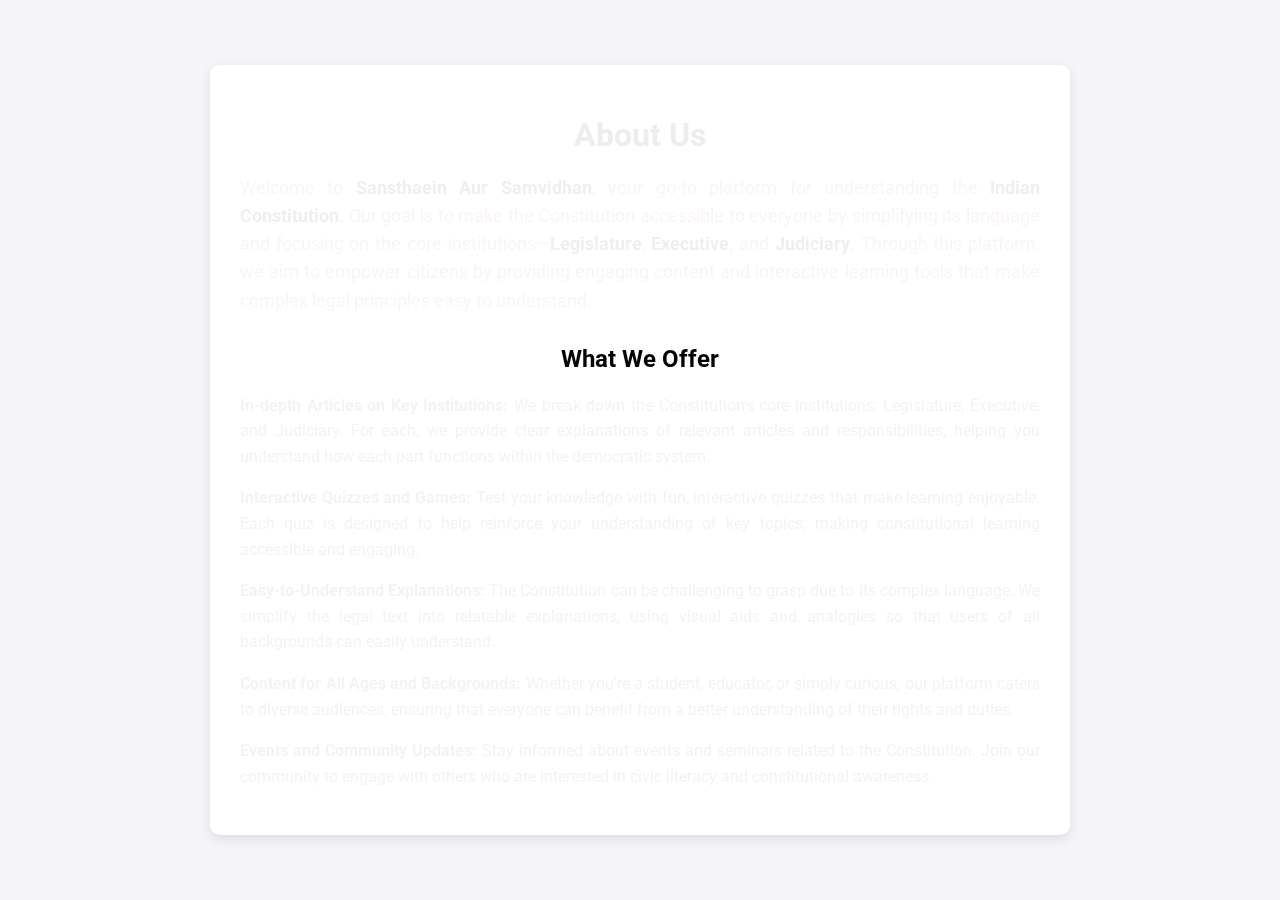
<file: abot.html>
<!DOCTYPE html>
<html lang="en">
<head>
    <meta charset="UTF-8">
    <meta name="viewport" content="width=device-width, initial-scale=1.0">
    <title>About Us - Sansthaein Aur Samvidhan</title>
    <link href="https://fonts.googleapis.com/css2?family=Roboto:wght@400;700&display=swap" rel="stylesheet">
    <style>
        body {
            font-family: 'Roboto', sans-serif;
            margin: 0;
            padding: 0;
            background-color: #f4f4f9;
            display: flex;
            align-items: center;
            justify-content: center;
            min-height: 100vh;
            background-image: url('https://media.istockphoto.com/id/1311748943/photo/a-golden-color-plate-describing-the-constitution-of-india.jpg?s=612x612&w=0&k=20&c=h0WdJSx0jD-KZ_v5uoweQJJxCP4-h3sl0j8Sk4LqRFs='); /* Replace with your image URL */
            background-size: cover;
            background-position: center;
            background-repeat: no-repeat;
            backdrop-filter: blur(5px);
        }

        .about-container {
            max-width: 800px;
            margin: 20px;
            padding: 30px;
            background-color: #ffffff;
            border-radius: 10px;
            box-shadow: 0 4px 12px rgba(0, 0, 0, 0.1);
            text-align: center;
            background-image: url('https://media.istockphoto.com/id/1131741683/photo/silhouette-of-red-fort-delhi-india.jpg?s=612x612&w=0&k=20&c=cEMXwh8v06U3RcgNpmC8QlZ_ES2uJ7HvV9LAZkcHIw0='); /* Replace with your image URL */
            background-size: cover;
            background-position: center;
            background-repeat: no-repeat;
            backdrop-filter: blur(30px);
        }

        .about-title {
            font-size: 2em;
            color: hsl(0, 6%, 93%);
            margin-bottom: 20px;
            font-weight: bold;
        }

        .about-description {
            font-size: 1.1em;
            color: hsl(0, 47%, 97%);
            line-height: 1.6;
            margin-bottom: 20px;
            text-align: justify;
        }

        .section-title {
            font-size: 1.5em;
            margin-top: 30px;
            color: hsl(0, 0%, 2%);
            font-weight: bold;
        }

        .section-content {
            margin-top: 10px;
            font-size: 1em;
            color: hsl(0, 26%, 96%);
            line-height: 1.6;
            text-align: justify;
        }

        .highlight {
            color: hsl(220, 10%, 94%);
            font-weight: bold;
        }
    </style>
</head>
<body>

    <div class="about-container">
        <h1 class="about-title">About Us</h1>
        <p class="about-description">
            Welcome to <span class="highlight">Sansthaein Aur Samvidhan</span>, your go-to platform for understanding the <span class="highlight">Indian Constitution</span>. Our goal is to make the Constitution accessible to everyone by simplifying its language and focusing on the core institutions—<span class="highlight">Legislature</span>, <span class="highlight">Executive</span>, and <span class="highlight">Judiciary</span>. Through this platform, we aim to empower citizens by providing engaging content and interactive learning tools that make complex legal principles easy to understand.
        </p>

        <h2 class="section-title">What We Offer</h2>

        <div class="section-content">
            <p><strong>In-depth Articles on Key Institutions:</strong> We break down the Constitution’s core institutions: Legislature, Executive, and Judiciary. For each, we provide clear explanations of relevant articles and responsibilities, helping you understand how each part functions within the democratic system.</p>

            <p><strong>Interactive Quizzes and Games:</strong> Test your knowledge with fun, interactive quizzes that make learning enjoyable. Each quiz is designed to help reinforce your understanding of key topics, making constitutional learning accessible and engaging.</p>

            <p><strong>Easy-to-Understand Explanations:</strong> The Constitution can be challenging to grasp due to its complex language. We simplify the legal text into relatable explanations, using visual aids and analogies so that users of all backgrounds can easily understand.</p>

            <p><strong>Content for All Ages and Backgrounds:</strong> Whether you’re a student, educator, or simply curious, our platform caters to diverse audiences, ensuring that everyone can benefit from a better understanding of their rights and duties.</p>

            <p><strong>Events and Community Updates:</strong> Stay informed about events and seminars related to the Constitution. Join our community to engage with others who are interested in civic literacy and constitutional awareness.</p>
        </div>
    </div>

</body>
</html>
</file>
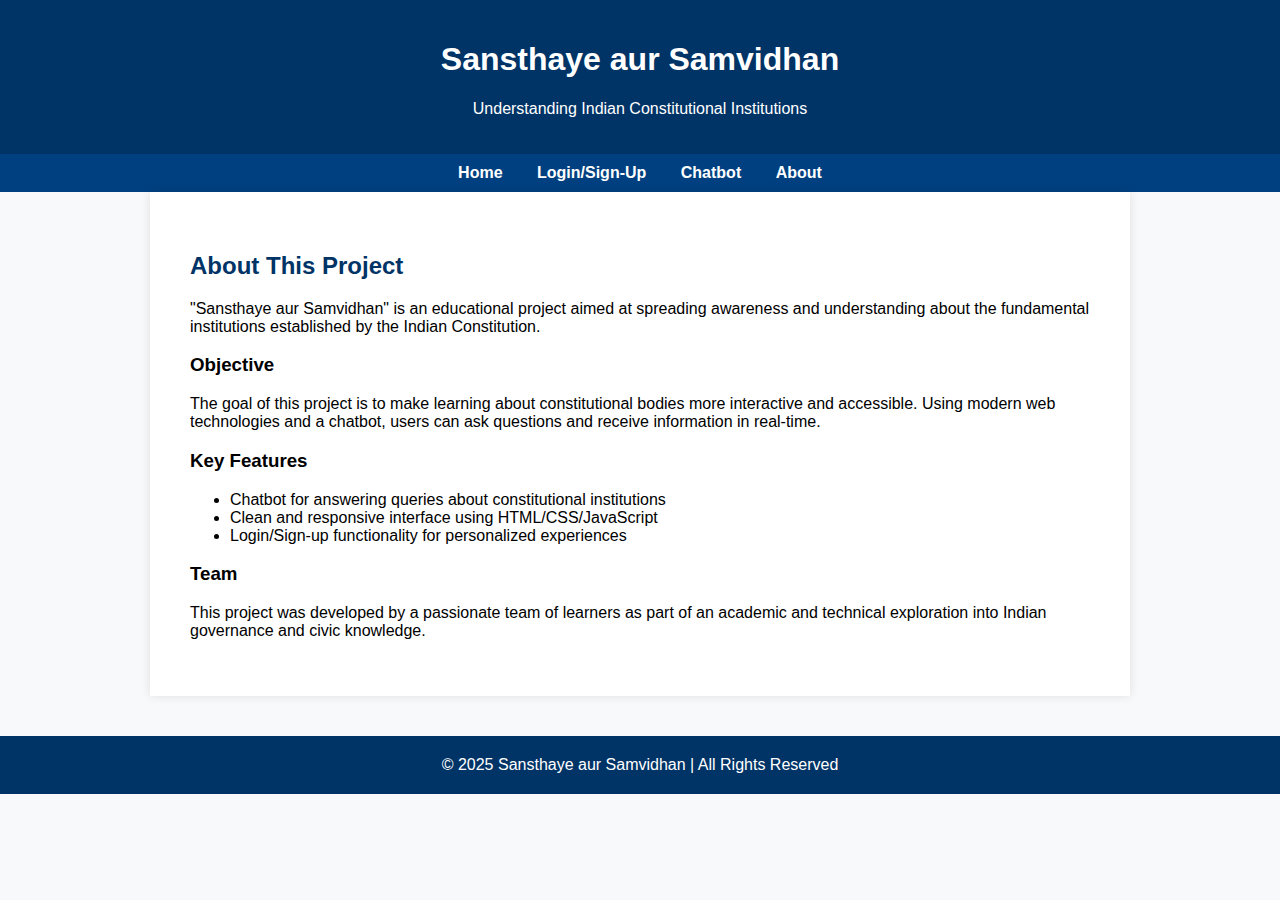
<file: about.html>
<!DOCTYPE html>
<html lang="en">
<head>
  <meta charset="UTF-8">
  <meta name="viewport" content="width=device-width, initial-scale=1">
  <title>About | Sansthaye aur Samvidhan</title>
  <style>
    body {
      font-family: Arial, sans-serif;
      background-color: #f8f9fa;
      margin: 0;
      padding: 0;
    }

    header {
      background-color: #003366;
      color: white;
      padding: 20px;
      text-align: center;
    }

    nav {
      background-color: #004080;
      padding: 10px;
      text-align: center;
    }

    nav a {
      color: white;
      text-decoration: none;
      margin: 0 15px;
      font-weight: bold;
    }

    main {
      padding: 40px;
      max-width: 900px;
      margin: auto;
      background-color: white;
      box-shadow: 0 0 10px rgba(0, 0, 0, 0.1);
    }

    h2 {
      color: #003366;
    }

    footer {
      text-align: center;
      padding: 20px;
      background-color: #003366;
      color: white;
      margin-top: 40px;
    }
  </style>
</head>
<body>

  <header>
    <h1>Sansthaye aur Samvidhan</h1>
    <p>Understanding Indian Constitutional Institutions</p>
  </header>

  <nav>
    <a href="index.html">Home</a>
    <a href="sign.html">Login/Sign-Up</a>
    <a href="chatbot.html">Chatbot</a>
    <a href="about.html">About</a>
  </nav>

  <main>
    <h2>About This Project</h2>
    <p>
      "Sansthaye aur Samvidhan" is an educational project aimed at spreading awareness and understanding about the fundamental institutions established by the Indian Constitution.
    </p>

    <h3>Objective</h3>
    <p>
      The goal of this project is to make learning about constitutional bodies more interactive and accessible. Using modern web technologies and a chatbot, users can ask questions and receive information in real-time.
    </p>

    <h3>Key Features</h3>
    <ul>
      <li>Chatbot for answering queries about constitutional institutions</li>
      <li>Clean and responsive interface using HTML/CSS/JavaScript</li>
      <li>Login/Sign-up functionality for personalized experiences</li>
    </ul>

    <h3>Team</h3>
    <p>
      This project was developed by a passionate team of learners as part of an academic and technical exploration into Indian governance and civic knowledge.
    </p>
  </main>

  <footer>
    &copy; 2025 Sansthaye aur Samvidhan | All Rights Reserved
  </footer>

</body>
</html>
</file>
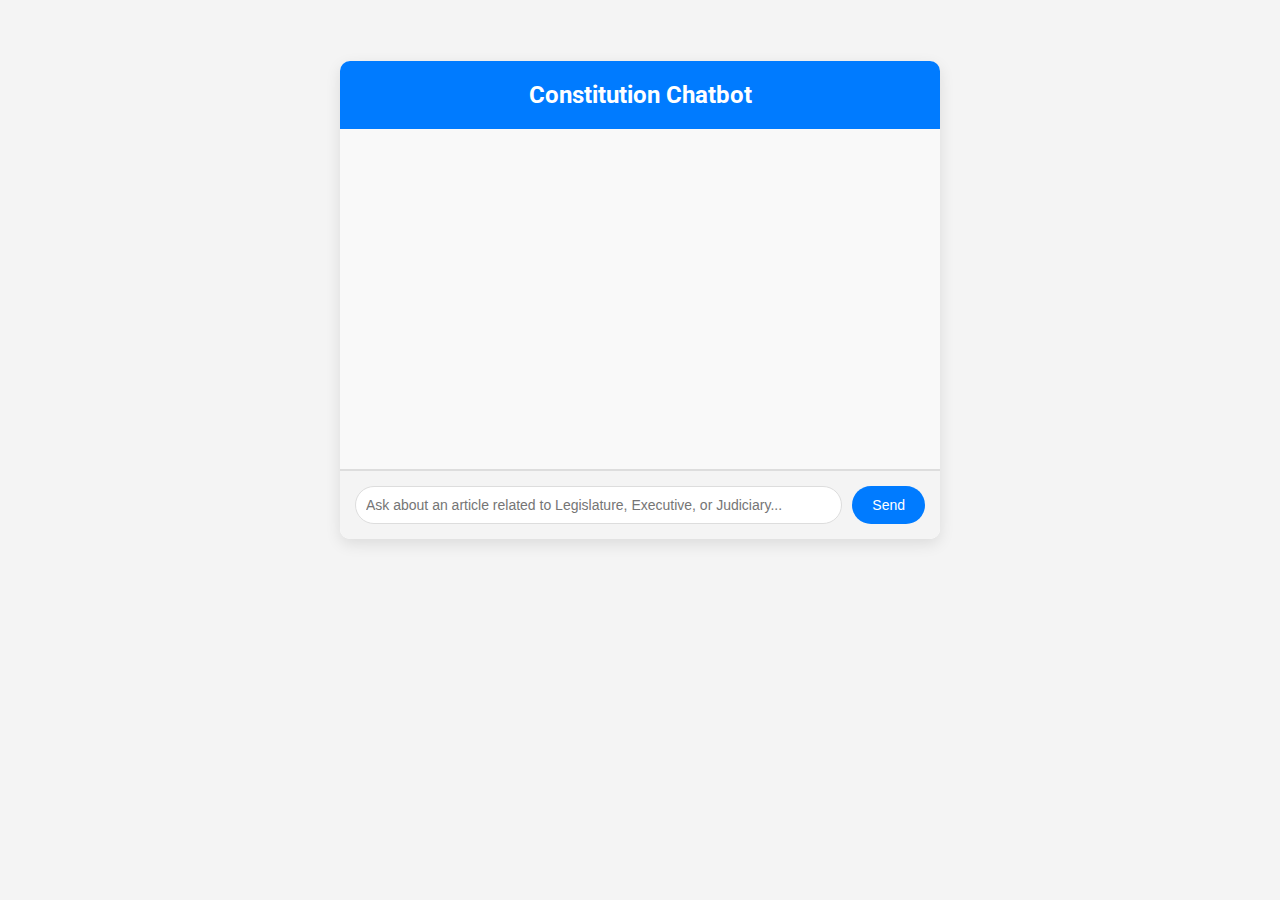
<file: chatbot.html>
<!DOCTYPE html>
<html lang="en">
<head>
    <meta charset="UTF-8">
    <meta name="viewport" content="width=device-width, initial-scale=1.0">
    <title>Constitution Chatbot</title>
    <link href="https://fonts.googleapis.com/css2?family=Roboto:wght@400;700&display=swap" rel="stylesheet">
    <link rel="stylesheet" href="chatbot.css">
</head>
<body>
    <div class="chat-container">
        <div class="header">
            Constitution Chatbot
        </div>
        <div class="chat-box" id="chat-box">
            <!-- Messages will be appended here -->
        </div>
        <div class="input-box">
            <input type="text" id="user-input" placeholder="Ask about an article related to Legislature, Executive, or Judiciary..." />
            <button onclick="sendMessage()">Send</button>
        </div>
    </div>

    <script>
        // Knowledge base with articles related to Legislature, Executive, and Judiciary
        const knowledgeBase = {
            'article 79': 'Article 79 of the Indian Constitution establishes the Parliament of India, which consists of the President and two houses: the Council of States (Rajya Sabha) and the House of the People (Lok Sabha).',
            'article 80': 'Article 80 outlines the composition of the Rajya Sabha, the upper house of Parliament, with members from states, union territories, and Presidential nominees.',
            'article 124': 'Article 124 establishes the Supreme Court of India and explains the appointment of Supreme Court judges by the President.',
            'article 143': 'Article 143 gives the President the power to consult the Supreme Court for advisory opinions on legal matters.',
            'article 53': 'Article 53 vests executive power in the President of India, exercised directly or through officers subordinate to them.',
            'article 74': 'Article 74 establishes the Council of Ministers to aid and advise the President in the exercise of their functions.',
            'article 148': 'Article 148 provides for the office of the Comptroller and Auditor General of India, who audits accounts of the government and its entities.',
            'article 214': 'Article 214 provides for a High Court for each state, which serves as the principal judicial body in the state.',
            'article 226': 'Article 226 grants High Courts the power to issue certain writs to protect fundamental rights and for other purposes.',
            'article 324': 'Article 324 provides for the Election Commission of India, responsible for the conduct of free and fair elections.',
            // Add more articles here as needed
        };

        function appendMessage(message, className) {
            const messageElement = document.createElement('div');
            messageElement.className = 'message ' + className;
            messageElement.innerHTML = `<p>${message}</p>`;
            document.getElementById('chat-box').appendChild(messageElement);
            document.getElementById('chat-box').scrollTop = document.getElementById('chat-box').scrollHeight;
        }

        function sendMessage() {
            const userInput = document.getElementById('user-input').value;
            if (userInput.trim() === '') return;

            appendMessage(userInput, 'user');
            document.getElementById('user-input').value = '';

            const response = getResponse(userInput.toLowerCase());

            setTimeout(() => {
                appendMessage(response, 'bot');
            }, 1000);
        }

        function getResponse(input) {
            // Check for specific articles in the knowledge base
            for (const article in knowledgeBase) {
                if (input.includes(article)) {
                    return knowledgeBase[article];
                }
            }
            // Default message if no matching article is found
            return 'Sorry, I can only answer questions related to specific articles under Legislature, Executive, and Judiciary. Please try asking about a specific article (e.g., "Article 79").';
        }
    </script>
</body>
</html>
</file>
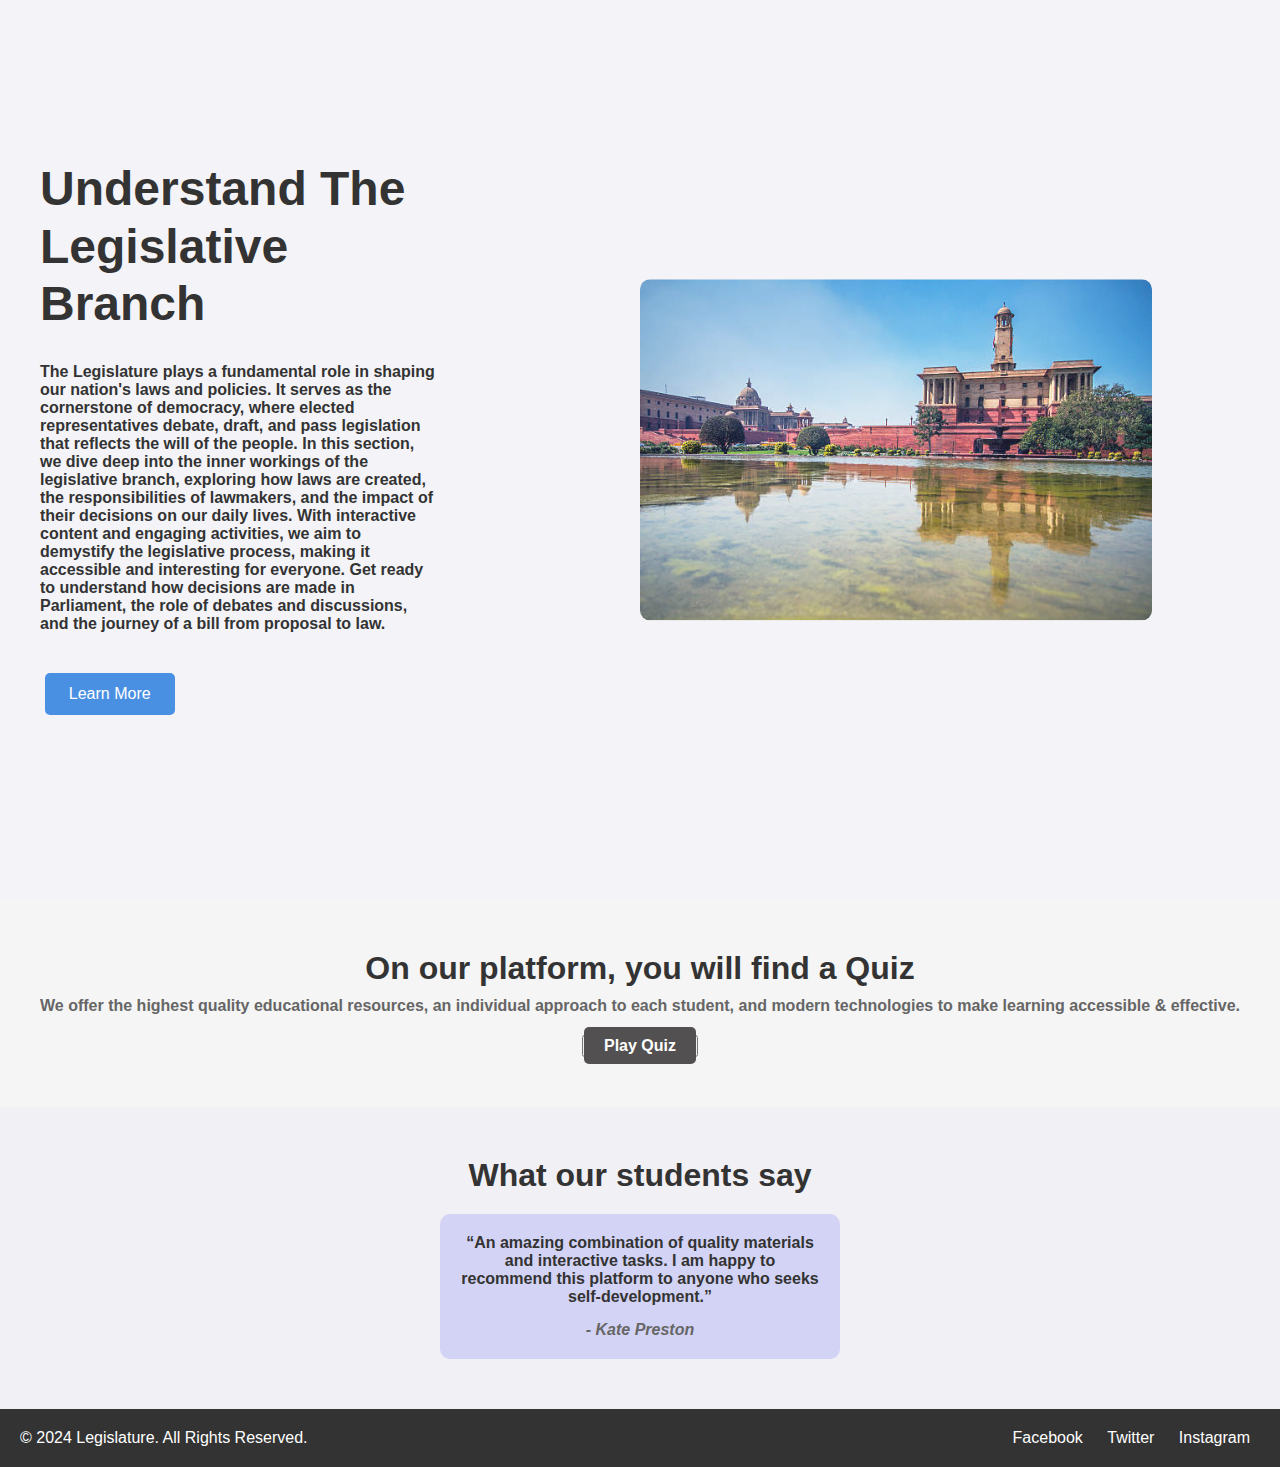
<file: legislative.html>
<!DOCTYPE html>
<html lang="en">
<head>
  <meta charset="UTF-8">
  <meta name="viewport" content="width=device-width, initial-scale=1.0">
  <title>Legislative Section</title>
  <link rel="stylesheet" href="legislative.css">
</head>
<body>



<!-- Hero Section -->
<section class="hero">
    <h1>Understand  The <br> Legislative <br> Branch</h1>
    <p>The Legislature plays a fundamental role in shaping our nation's laws and policies. It serves as the cornerstone of democracy, where elected representatives debate, draft, and pass legislation that reflects the will of the people. In this section, we dive deep into the inner workings of the legislative branch, exploring how laws are created, the responsibilities of lawmakers, and the impact of their decisions on our daily lives. With interactive content and engaging activities, we aim to demystify the legislative process, making it accessible and interesting for everyone. Get ready to understand how decisions are made in Parliament, the role of debates and discussions, and the journey of a bill from proposal to law.
    </p>
    <button class="get-started">Learn More</button>
    <img src="constution photo.jpg" alt="Legislative Branch" class="hero-image">
  </section>
  

<!-- Course Section -->
<section class="courses">
  <h2>On our platform, you will find a Quiz</h2>
  <p>We offer the highest quality educational resources, an individual approach to each student, and modern technologies to make learning accessible & effective.</p>
  <button><a href="http://127.0.0.1:5500/scenario/scenario.html">Play Quiz</a></button>

</section>

<!-- Testimonials Section -->
<section class="testimonials">
  <h2>What our students say</h2>
  <div class="testimonial-card">
    <p>“An amazing combination of quality materials and interactive tasks. I am happy to recommend this platform to anyone who seeks self-development.”</p>
    <p class="author">- Kate Preston</p>
  </div>
</section>

<!-- Footer -->
<footer class="footer">
  <div class="footer-content">
    <p>&copy; 2024 Legislature. All Rights Reserved.</p>
    <div class="social-links">
      <a href="#">Facebook</a>
      <a href="#">Twitter</a>
      <a href="#">Instagram</a>
    </div>
  </div>
</footer>

</body>
</html>
</file>
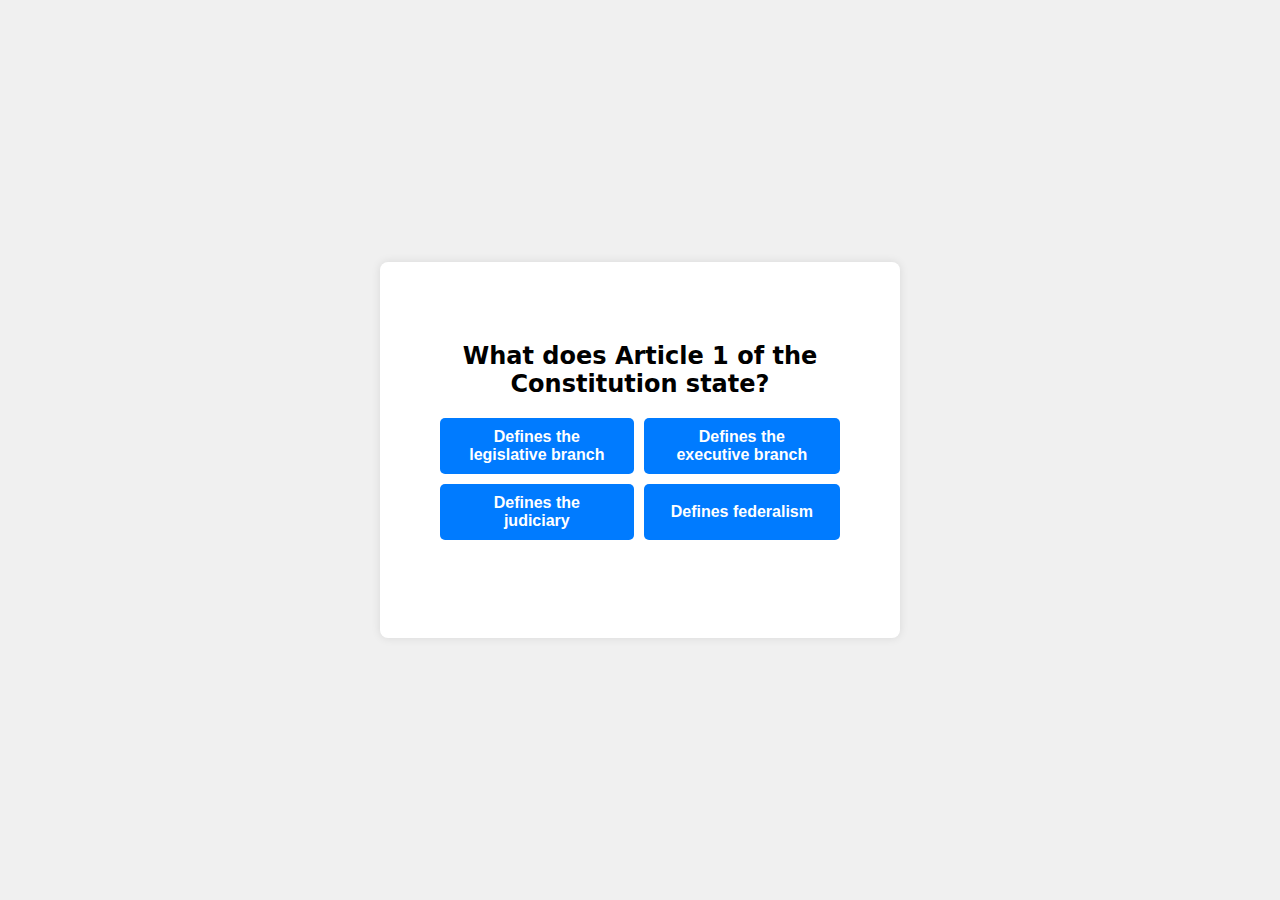
<file: quiz.html>
<!DOCTYPE html>
<html lang="en">
<head>
    <meta charset="UTF-8">
    <meta name="viewport" content="width=device-width, initial-scale=1.0">
    <title>Legislative Constitution Quiz Game</title>
    <link rel="stylesheet" href="quiz.css">
</head>
<body>
    <div id="game-container">
        <div id="question-container">
            <h2 id="question">Question text will go here</h2>
            <div id="answer-buttons" class="btn-grid">
                <button class="btn">Answer 1</button>
                <button class="btn">Answer 2</button>
                <button class="btn">Answer 3</button>
                <button class="btn">Answer 4</button>
            </div>
            <br><br>
        </div>
        <button id="next-btn" class="hide">Next</button>
        <div id="score-container" class="hide">
            <h3 id="score"></h3>
        </div>
    </div>
    <script src="quiz.js"></script>
</body>
</html>
</file>
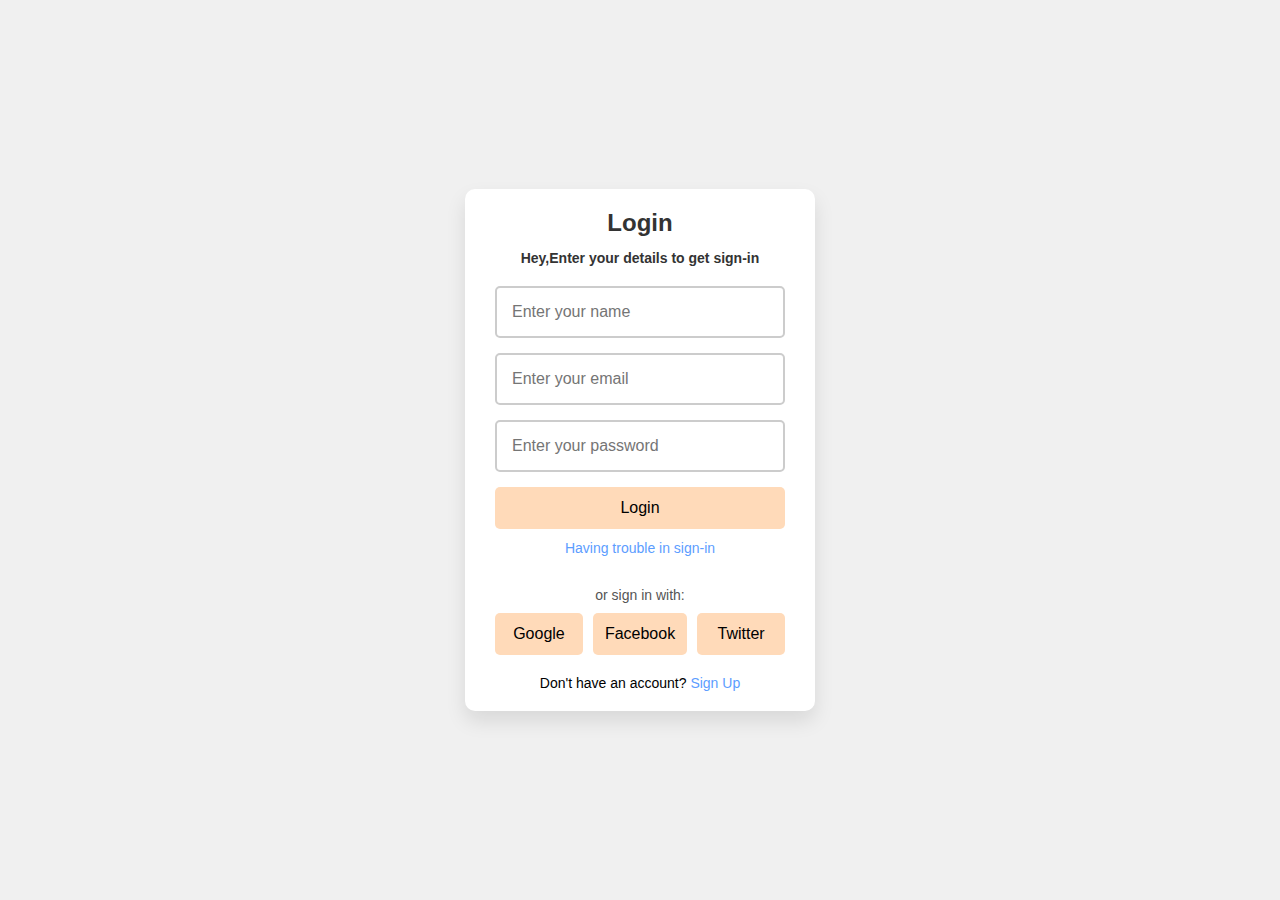
<file: sign.html>
<!DOCTYPE html>
<html lang="en">
<head>
    <meta charset="UTF-8">
    <meta name="viewport" content="width=device-width, initial-scale=1.0">
    <meta http-equiv="X-UA-Compatible" content="ie=edge">
    <title>Login Page</title>
    <link rel="stylesheet" href="login.css">
    <link rel="stylesheet" href="sign.js">
</head>
<body>
    <div class="login-container">
        <div class="login-box">
            <h2>Login</h2>
            <h6>Hey,Enter your details to get sign-in</h6>
            <form action="#" method="POST" id="loginForm">
                <!-- Name Field -->
                <div class="textbox">
                    <input type="text" placeholder="Enter your name" id="name" required>
                </div>
                <!-- Email Field -->
                <div class="textbox">
                    <input type="email" placeholder="Enter your email" id="email" required>
                </div>
                <!-- Password Field -->
                <div class="textbox">
                    <input type="password" placeholder="Enter your password" id="password" required>
                </div>
                <button type="submit" class="btn">Login</button>
                <div class="forgot-password">
                    <a href="#">Having trouble in sign-in</a>
                </div>
                <!-- Social Login Options -->
               <div class="social-login">
                <p>or sign in with:</p>
                <div class="social-btns">
                    <button class="social-btn google-btn">Google</button>
                    <button class="social-btn facebook-btn">Facebook</button>
                    <button class="social-btn twitter-btn">Twitter</button>
                </div>
            </div>
            <div class="signup">
                <p>Don't have an account? <a href="#">Sign Up</a></p>
            </div>
            </form>

           
        </div>
    </div>

    <script src="script.js"></script>
</body>
</html>
</file>
<file: chatbot.css>
body {
    font-family: 'Roboto', sans-serif;
    background-color: #f4f4f4;
    display: flex;
    justify-content: center;
    align-items: center;
    height: 600px;
    margin: 0;
}

.chat-container {
    width: 600px;
    background-color: #fff;
    border-radius: 10px;
    box-shadow: 0 5px 15px rgba(0, 0, 0, 0.1);
    overflow: hidden;
}

.header {
    background-color: #007bff;
    padding: 20px;
    text-align: center;
    color: #fff;
    font-size: 24px;
    font-weight: bold;
}

.chat-box {
    padding: 20px;
    height: 300px;
    overflow-y: scroll;
    background-color: #f9f9f9;
    border-bottom: 1px solid #ddd;
}

.message {
    margin-bottom: 20px;
}

.message.user {
    text-align: right;
}

.message.bot {
    text-align: left;
}

.message p {
    display: inline-block;
    padding: 10px 15px;
    border-radius: 20px;
    max-width: 75%;
    font-size: 14px;
}

.message.user p {
    background-color: #007bff;
    color: #fff;
}

.message.bot p {
    background-color: #e0e0e0;
    color: #333;
}

.input-box {
    display: flex;
    padding: 15px;
    background-color: #f4f4f4;
    border-top: 1px solid #ddd;
}

.input-box input {
    flex: 1;
    padding: 10px;
    border: 1px solid #ddd;
    border-radius: 20px;
    font-size: 14px;
    outline: none;
}

.input-box button {
    background-color: #007bff;
    color: #fff;
    padding: 10px 20px;
    border: none;
    border-radius: 20px;
    margin-left: 10px;
    cursor: pointer;
    font-size: 14px;
    outline: none;
}

.input-box button:hover {
    background-color: #0056b3;
}
</file>
<file: legislative.css>
* {
    margin: 0;
    padding: 0;
    box-sizing: border-box;
  }
  
  body {
    font-family: Arial, sans-serif;
    background-color: #f5f5f5;
    color: #333;
  }
  .hero {
    position: relative;
    width: 100%;
    height: 100vh;
    background-color: #f4f4f8; /* Light background color */
    display: flex;
    flex-direction: column;
    align-items: flex-start; /* Align to the left */
    justify-content: center;
    padding: 20px;
    color: #333;
}

.hero h1 {
    font-size: 3rem;
    line-height: 1.2;
    margin-bottom: 10px;
    margin-left: 20px; /* Add space from left */
    margin-top: -2%;
}

.hero p {
    font-size: 1rem;
    max-width: 400px;
    font-weight: 600;
    margin: 20px 0;
    margin-left: 20px; /* Add space from left */
}

.hero .get-started {
    padding: 12px 24px;
    background-color: #4a90e2;
    color: #fff;
    font-size: 1rem;
    border: none;
    border-radius: 5px;
    cursor: pointer;
    margin-top: 20px;
    margin-left: 2%;
}

.hero .hero-image {
    position: absolute;
    top: 50%;
    right: 10%;
    transform: translateY(-50%);
    width: 40%;
    opacity: 0.9; /* Adjust transparency for blending */
    border-radius: 10px;
}

  
  .courses {
    padding: 50px 20px;
    text-align: center;
  }
  
  .courses h2 {
    font-size: 2rem;
    margin-bottom: 10px;
  }
  
  .courses p {
    font-size: 1rem;
    font-weight: 600;
    color: #666;
    margin-bottom: 20px;
  }
  
 
.courses button > a {
    padding: 10px 20px; /* Increased padding for better button size */
    background-color: #525050;
    color: #fff;
    border: none;
    border-radius: 5px;
    cursor: pointer;
    font-size: 1rem;
    font-weight: 600;
    text-decoration: none;
}
  
  .course-card {
    margin-top: 30px;
    padding: 20px;
    background-color: #e6e6fa;
    border-radius: 10px;
    text-align: center;
    width: 200px;
    margin: 0 auto;
  }
  
  .testimonials {
    padding: 50px 20px;
    background-color: #f0f0f5;
    text-align: center;
  }
  
  .testimonials h2 {
    font-size: 2rem;
    margin-bottom: 20px;
  }
  
  .testimonial-card {
    padding: 20px;
    background-color: #d3d3f5;
    border-radius: 10px;
    max-width: 400px;
    margin: 0 auto;
  }
  
  .testimonial-card p {
    font-size: 1rem;
    color: #333;
    font-weight: 600;
  }
  
  .testimonial-card .author {
    margin-top: 15px;
    font-style: italic;
    color: #666;
  }
  
  .footer {
    background-color: #333;
    color: #fff;
    padding: 20px;
    text-align: center;
  }
  
  .footer .footer-content {
    display: flex;
    justify-content: space-between;
    align-items: center;
  }
  
  .footer .social-links a {
    margin: 0 10px;
    color: #fff;
    text-decoration: none;
  }
  
  .footer .social-links a:hover {
    text-decoration: underline;
  }
</file>
<file: quiz.css>
body {
    font-family: system-ui, -apple-system, BlinkMacSystemFont, 'Segoe UI', Roboto, Oxygen, Ubuntu, Cantarell, 'Open Sans', 'Helvetica Neue', sans-serif;
    background-color: #f0f0f0;
    margin: 0;
    padding: 0;
    display: flex;
    justify-content: center;
    align-items: center;
    height: 100vh;
}

#game-container {
    width: 400px;
    background: white;
    padding: 60px;
    box-shadow: 0 0 10px rgba(0, 0, 0, 0.1);
    border-radius: 8px;
    text-align: center;
}
#next-btn{
    padding: 10px 20px;
    font-weight: 600;
    font-size: 1rem;
}
.btn-grid {
    display: grid;
    grid-template-columns: repeat(2, auto);
    gap: 10px;
    margin-top: 20px;
}

.btn {
    background-color: #007bff;
    color: white;
    border: none;
    padding: 10px 20px;
    border-radius: 5px;
    font-size: 1rem;
    font-weight: 600;
    cursor: pointer;
}

.btn:hover {
    background-color: #021f3d;
}

.hide {
    display: none;
}
</file>
<file: login.css>
/* General Reset */
* {
    margin: 0;
    padding: 0;
    box-sizing: border-box;
}

body {
    font-family: 'Arial', sans-serif;
    background: url('https://static.vecteezy.com/system/resources/previews/014/469/019/original/constitution-day-of-india-and-national-constitution-day-free-vector.jpg') no-repeat center center fixed; /* Background Image */
    background-size: cover; 
    background-attachment: fixed;
    background-color: #f0f0f0;
    display: flex;
    justify-content: center;
    align-items: center;
    min-height: 100vh;
}

/* Login Box Styling */
.login-container {
    display: flex;
    justify-content: center;
    align-items: center;
    height: 100%;
}

.login-box {
    background: #fff;
    padding: 20px 30px;
    border-radius: 10px;
    box-shadow: 0 10px 20px rgba(0, 0, 0, 0.1);
    width: 350px;
    text-align: center;
}

h2 {
    margin-bottom: 13px;
    color: #333;
    font-size: 24px;
}
h6 {
    margin-bottom: 20px;
    color: #333;
    font-size: 14px;
}

/* Textbox Styling */
.textbox {
    margin-bottom: 15px;
}

.textbox input {
    width: 100%;
    padding: 15px;
    border: 2px solid #ccc;
    border-radius: 5px;
    font-size: 16px;
    color: #333;
    outline: none;
    transition: border-color 0.3s ease;
}

.textbox input:focus {
    border-color: #5c9dff;
}

/* Button Styling */
.btn {
    width: 100%;
    padding: 12px;
    background-color:peachpuff;
    color: black;
    border: none;
    border-radius: 5px;
    font-size: 16px;
    cursor: pointer;
    transition: background-color 0.3s ease;
}

.btn:hover {
    background-color: #96bde4;
}

/* Forgot Password Link */
.forgot-password {
    margin-top: 10px;
}

.forgot-password a {
    color: #5c9dff;
    text-decoration: none;
    font-size: 14px;
}

.forgot-password a:hover {
    text-decoration: underline;
}

/* Sign Up Link */
.signup p {
    margin-top: 20px;
    font-size: 14px;
}

.signup a {
    color: #5c9dff;
    text-decoration: none;
}

.signup a:hover {
    text-decoration: underline;
}

/* Social Login Section */
.social-login {
    margin-top: 30px;
}

.social-login p {
    margin-bottom: 10px;
    font-size: 14px;
    color: #555;
}

.social-btns {
    display: flex;
    justify-content: space-between;
    gap: 10px;
}

.social-btn {
    flex: 1;  /* Makes all buttons take equal space */
    padding: 12px;
    border-radius: 5px;
    font-size: 16px;
    cursor: pointer;
    text-align: center;
    border: none;
}

.google-btn {
    background-color: peachpuff; /* Google Red */
    color: black;
}

.google-btn:hover {
    background-color:#9ecee0;
}

.facebook-btn {
    background-color:peachpuff; /* Facebook Blue */
    color:black;
}

.facebook-btn:hover {
    background-color:#9ecee0;
}

.twitter-btn {
    background-color:peachpuff; /* Twitter Blue */
    color:black;
}

.twitter-btn:hover {
    background-color: #9ecee0;
}

/* Mobile Responsiveness */
@media (max-width: 400px) {
    .login-box {
        width: 80%;
        padding: 20px;
    }
    h2 {
        font-size: 20px;
    }
    .textbox input {
        padding: 12px;
    }
    .btn {
        padding: 12px;
    }

    /* Stack buttons on smaller screens */
    .social-btns {
        flex-direction: column; /* Stack buttons vertically on mobile */
        gap: 10px;
    }

    .social-btn {
        flex: none;  /* Remove equal space distribution for stacked buttons */
        width: 100%; /* Make buttons full width on mobile */
    }
}
</file>
